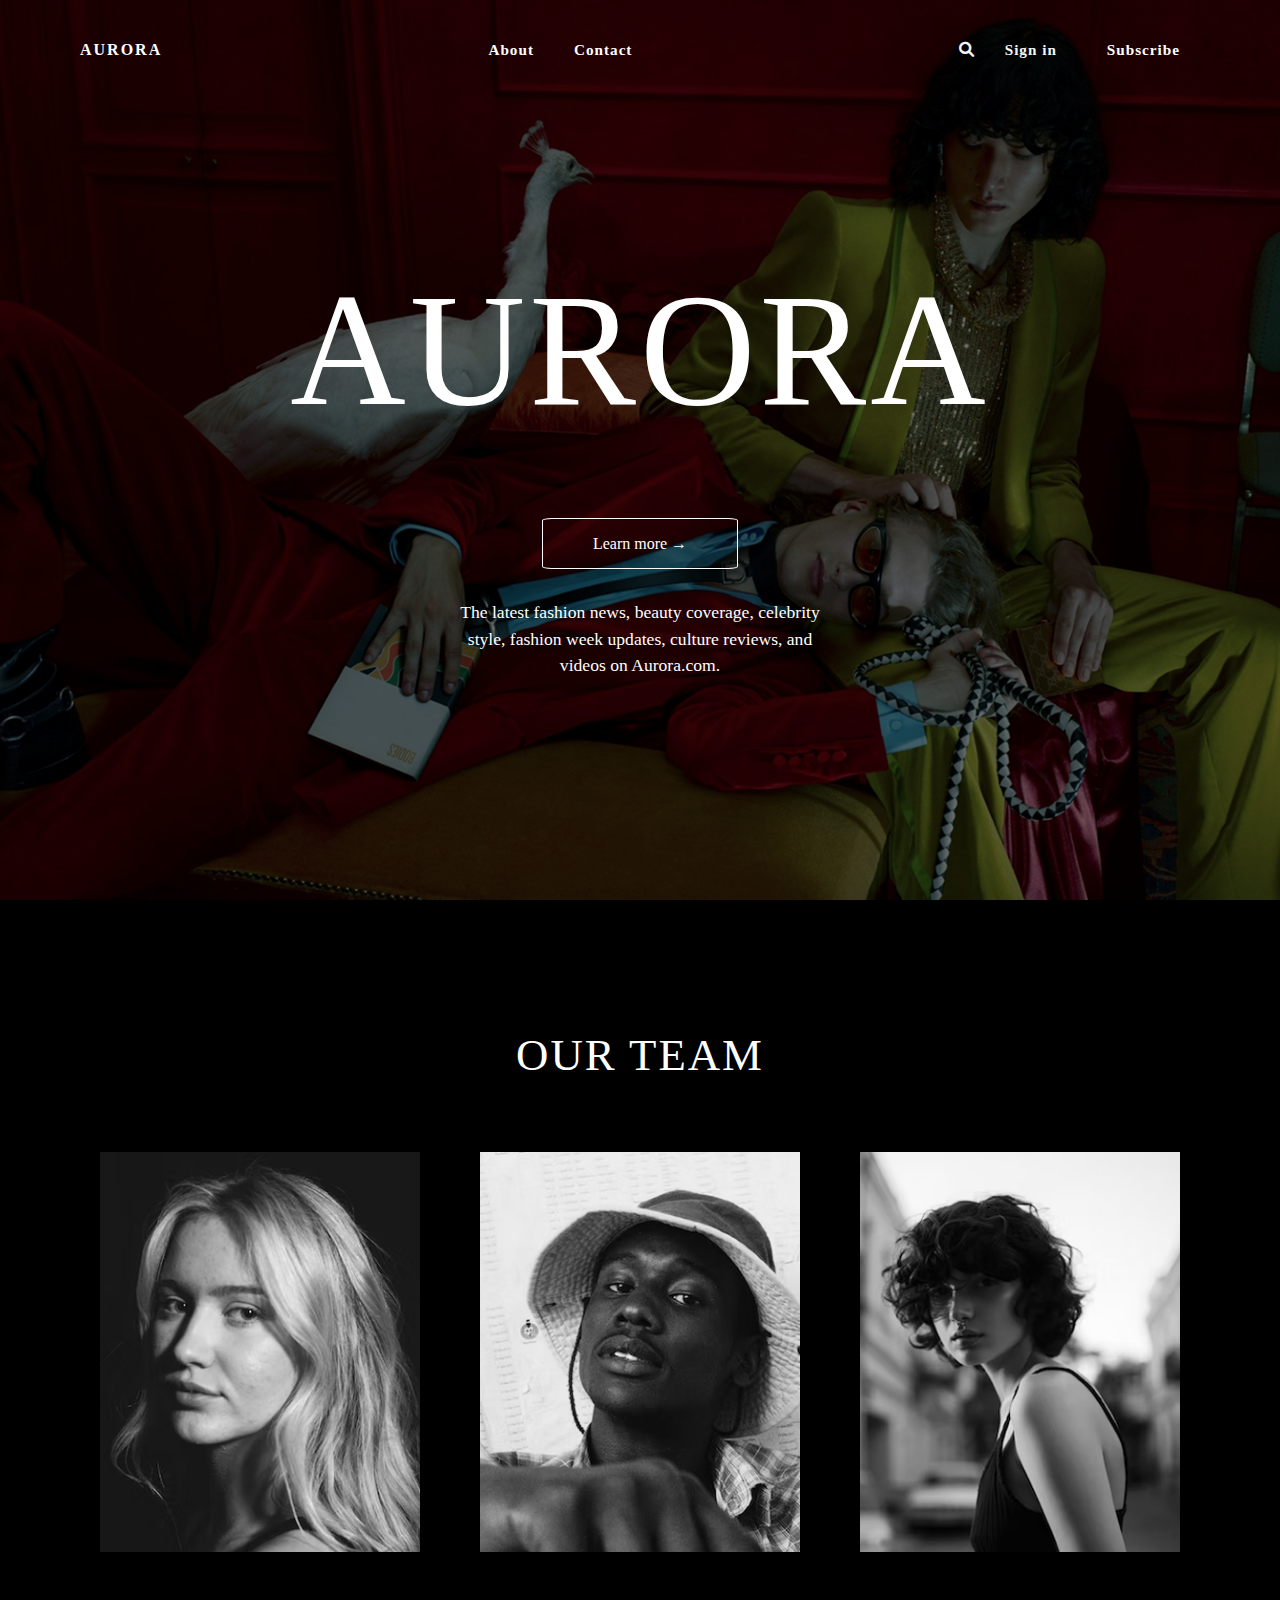
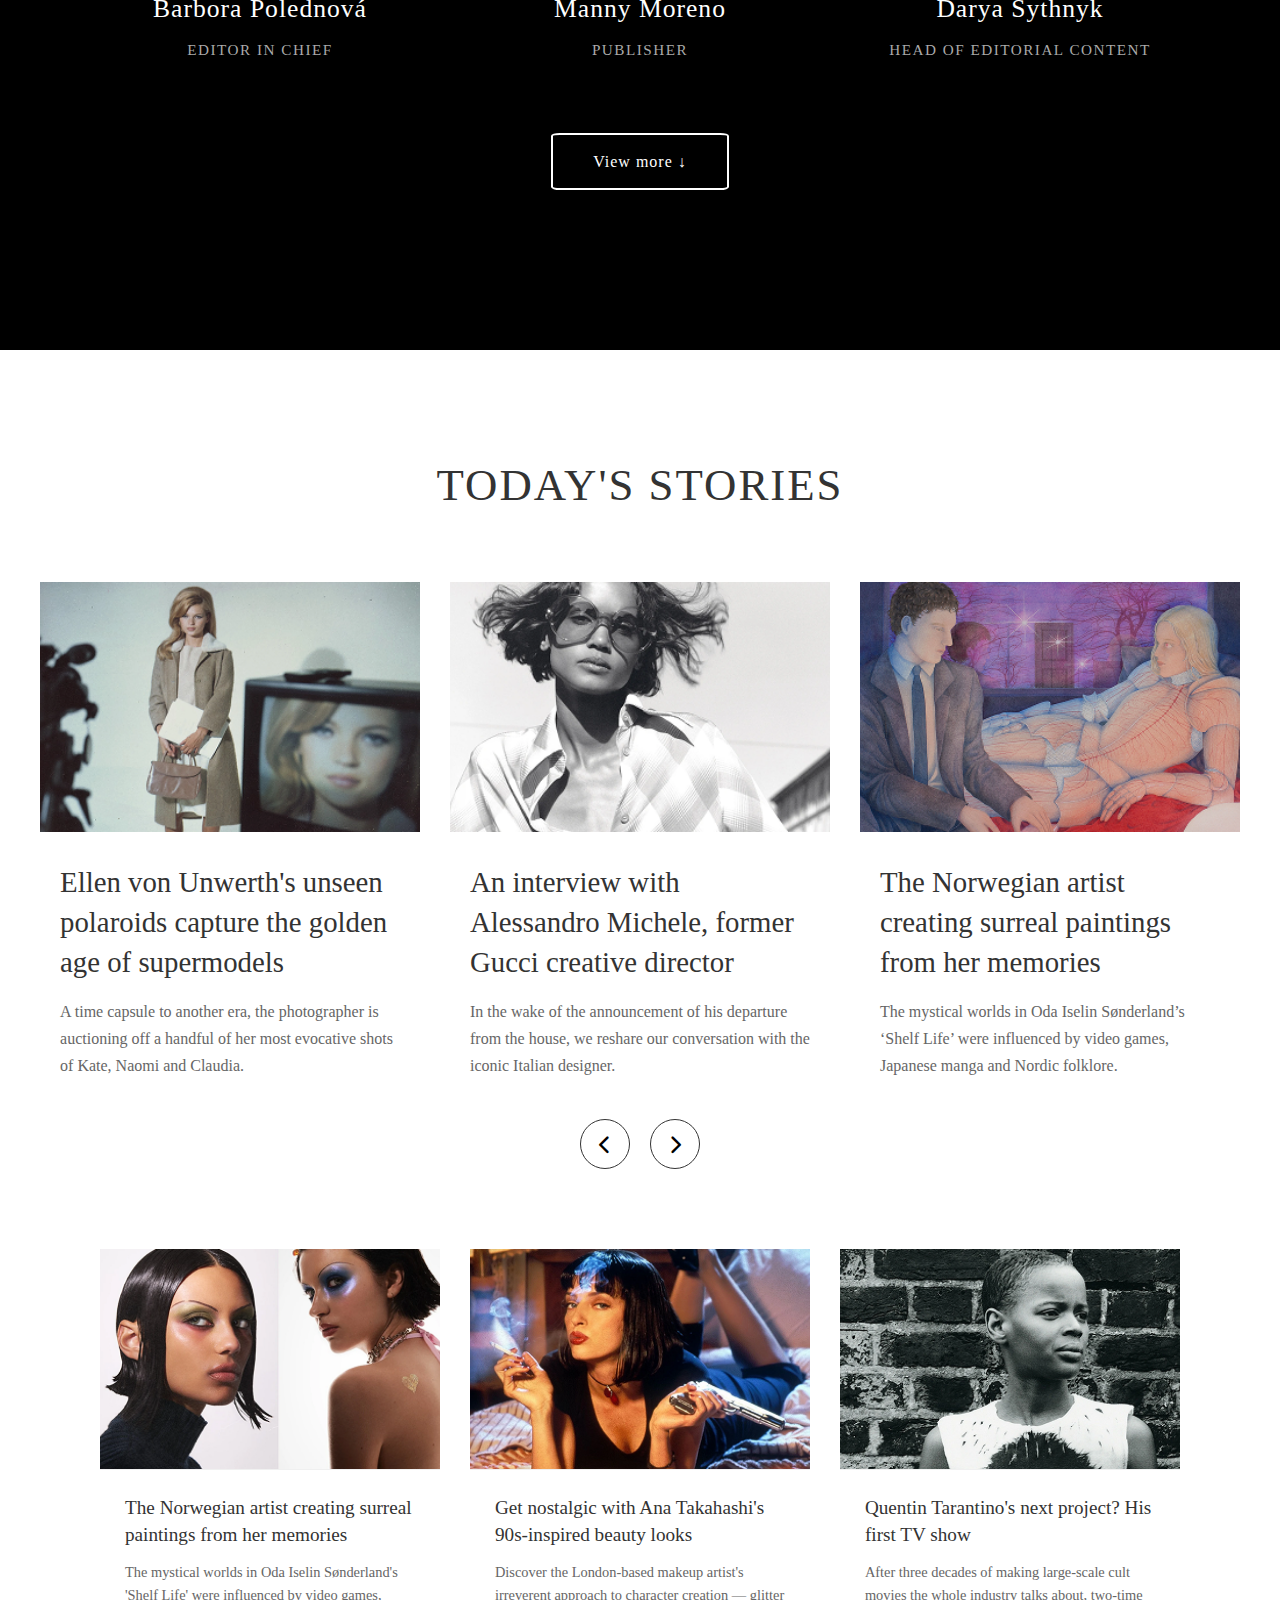
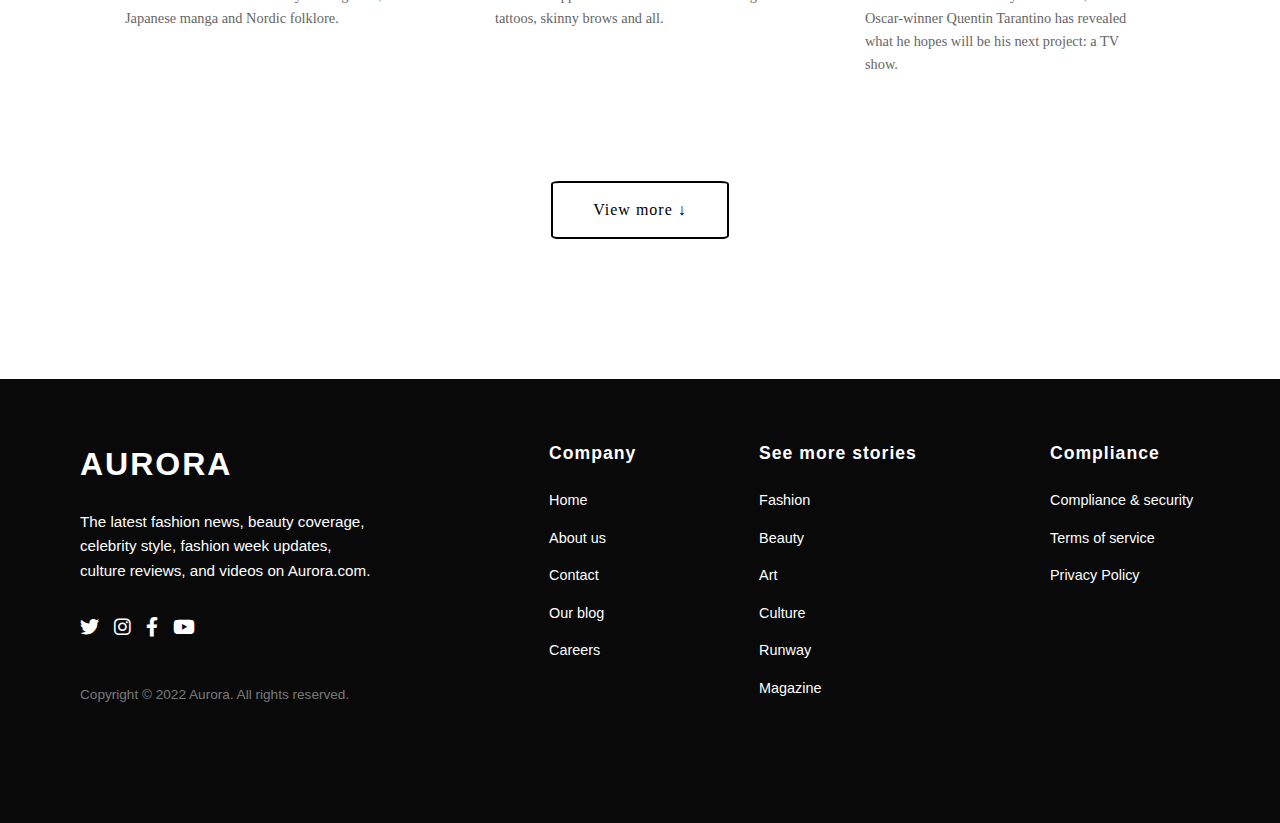
<file: index.html>
<!DOCTYPE html>
<html lang="en">
<head>
    <meta charset="UTF-8">
    <meta name="viewport" content="width=device-width, initial-scale=1.0">
    <title>Home</title>
    <link rel="stylesheet" href="STYLE.CSS">
    <link rel="stylesheet" href="https://cdnjs.cloudflare.com/ajax/libs/font-awesome/6.0.0-beta3/css/all.min.css">
    <link href="https://fonts.googleapis.com/css2?family=Playfair+Display&display=swap" rel="stylesheet">

</head>
<body>
    <header>
        <div class="header-overlay"></div>
        <nav class="navbar">
            <div class="nav-container">
                <div class="nav-left">
                    <div class="logo">AURORA</div>
                </div>
                <div class="nav-center">
                    <a href="index2.html">About</a>
                    <a href="#">Contact</a>
                </div>
                <div class="nav-right">
                    <a href="#"><i class="fas fa-search"></i></a>
                    <a href="#">Sign in</a>
                    <a href="#" class="subscribe-btn">Subscribe</a>
                </div>
            </div>
        </nav>
        <div class="header-content">
            <h1 class="header-title">AURORA</h1>
            <a href="#" class="btn btn-transparent">Learn more →</a>
            <p class="header-subtitle">The latest fashion news, beauty coverage, celebrity style, fashion week updates, culture reviews, and videos on Aurora.com.</p>
        </div>
    </header>
<section class="team-section">
    <div class="container">
        <h2 class="section-title">OUR TEAM</h2>
          <div class="team-members">
            <div class="team-member">
                <img src="Frame 1018.png" alt="Barbora Polednová">
                <div class="member-info">
                    <h3>Barbora Polednová</h3>
                    <p>EDITOR IN CHIEF</p>
                </div>
            </div>
            
            <div class="team-member">
                <img src="Frame 1019.png" alt="Manny Moreno">
                <div class="member-info">
                    <h3>Manny Moreno</h3>
                    <p>PUBLISHER</p>
                </div>
            </div>
            
            <div class="team-member">
                <img src="Frame 1020.png" alt="Darya Sythnyk">
                <div class="member-info">
                    <h3>Darya Sythnyk</h3>
                    <p>HEAD OF EDITORIAL CONTENT</p>
                </div>
            </div>
        </div>
        
        <div class="view-more">
            <a href="#" class="btn btn-outline-white">View more ↓</a>
        </div>
    </div>
</section>
<section class="stories-section">
    <div class="container">
        <h2 class="section-title">TODAY'S STORIES</h2>
        <div class="featured-stories-container">
            <div class="featured-stories">
                <div class="story-card large">
                    <img src="image 136 (1).png" alt="Ellen von Unwerth's ">
                    <div class="story-content">
                        <h3>Ellen von Unwerth's unseen polaroids capture the golden age of supermodels</h3>
                        <p>A time capsule to another era, the photographer is auctioning off a handful of her most evocative shots of Kate, Naomi and Claudia.</p>
                    </div>
                </div>
                <div class="story-card large">
                    <img src="image 136 (2).png" alt="Alessandro Michele">
                    <div class="story-content">
                        <h3>An interview with Alessandro Michele, former Gucci creative director </h3> 
                        <p>In the wake of the announcement of his departure from the house, we reshare our conversation with the iconic Italian designer.</p>
                    </div>
                </div>
                <div class="story-card large">
                    <img src="image 136 (3).png" alt="Norwegian artist">
                    <div class="story-content">
                        <h3>The Norwegian artist creating surreal paintings from her memories</h3>
                        <p>The mystical worlds in Oda Iselin Sønderland’s ‘Shelf Life’ were influenced by video games, Japanese manga and Nordic folklore.</p>
                    </div>
                </div>
            </div>
            <div class="story-nav-arrows">
                <button class="nav-arrow left"><i class="fas fa-chevron-left"></i></button>
                <button class="nav-arrow right"><i class="fas fa-chevron-right"></i></button>
            </div>
        </div>
        <div class="more-stories">
            <div class="small-story-card">
                <div class="card-shadow"></div>
                <img src="image 136 (5).png" alt="Norwegian artist">
                <div class="story-content">
                    <h3>The Norwegian artist creating surreal paintings from her memories</h3>
                    <p>The mystical worlds in Oda Iselin Sønderland's 'Shelf Life' were influenced by video games, Japanese manga and Nordic folklore.</p>
                </div>
            </div>
            
            <div class="small-story-card">
                <div class="card-shadow"></div>
                <img src="image 136 (6).png" alt="90s-inspired beauty">
                <div class="story-content">
                    <h3>Get nostalgic with Ana Takahashi's 90s-inspired beauty looks</h3>
                    <p>Discover the London-based makeup artist's irreverent approach to character creation — glitter tattoos, skinny brows and all.</p>
                </div>
            </div>
            
            <div class="small-story-card">
                <div class="card-shadow"></div>
                <img src="image 136 (7).png" alt="Quentin Tarantino">
                <div class="story-content">
                    <h3>Quentin Tarantino's next project? His first TV show</h3>
                    <p>After three decades of making large-scale cult movies the whole industry talks about, two-time Oscar-winner Quentin Tarantino has revealed what he hopes will be his next project: a TV show.</p>
                </div>
            </div>
        </div>
    
        <div class="view-more">
            <a href="#" class="btn btn-outline-black">View more ↓</a>
        </div>
    </div>

</section>
<footer class="aurora-footer">
    <div class="footer-container">
        <div class="footer-left">
            <div class="footer-logo">AURORA</div>
            <p class="footer-description">The latest fashion news, beauty coverage, celebrity style, fashion week updates, culture reviews, and videos on Aurora.com.</p>
            <div class="social-icons">
                <a href="#"><i class="fab fa-twitter"></i></a>
                <a href="#"><i class="fab fa-instagram"></i></a>
                <a href="#"><i class="fab fa-facebook-f"></i></a>
                <a href="#"><i class="fab fa-youtube"></i></a>
            </div>
            <p class="copyright">Copyright © 2022 Aurora. All rights reserved.</p>
        </div>
        
        <div class="footer-middle">
            <div class="footer-column">
                <h3>Company</h3>
                <ul>
                    <li><a href="#">Home</a></li>
                    <li><a href="#">About us</a></li>
                    <li><a href="#">Contact</a></li>
                    <li><a href="#">Our blog</a></li>
                    <li><a href="#">Careers</a></li>
                </ul>
            </div>
            
            <div class="footer-column">
                <h3>See more stories</h3>
                <ul>
                    <li><a href="#">Fashion</a></li>
                    <li><a href="#">Beauty</a></li>
                    <li><a href="#">Art</a></li>
                    <li><a href="#">Culture</a></li>
                    <li><a href="#">Runway</a></li>
                    <li><a href="#">Magazine</a></li>
                </ul>
            </div>
        </div>
        
        <div class="footer-right">
            <div class="footer-column">
                <h3>Compliance</h3>
                <ul>
                    <li><a href="#">Compliance & security</a></li>
                    <li><a href="#">Terms of service</a></li>
                    <li><a href="#">Privacy Policy</a></li>
                </ul>
            </div>
        </div>
</footer>


</body>
</html>
</file>
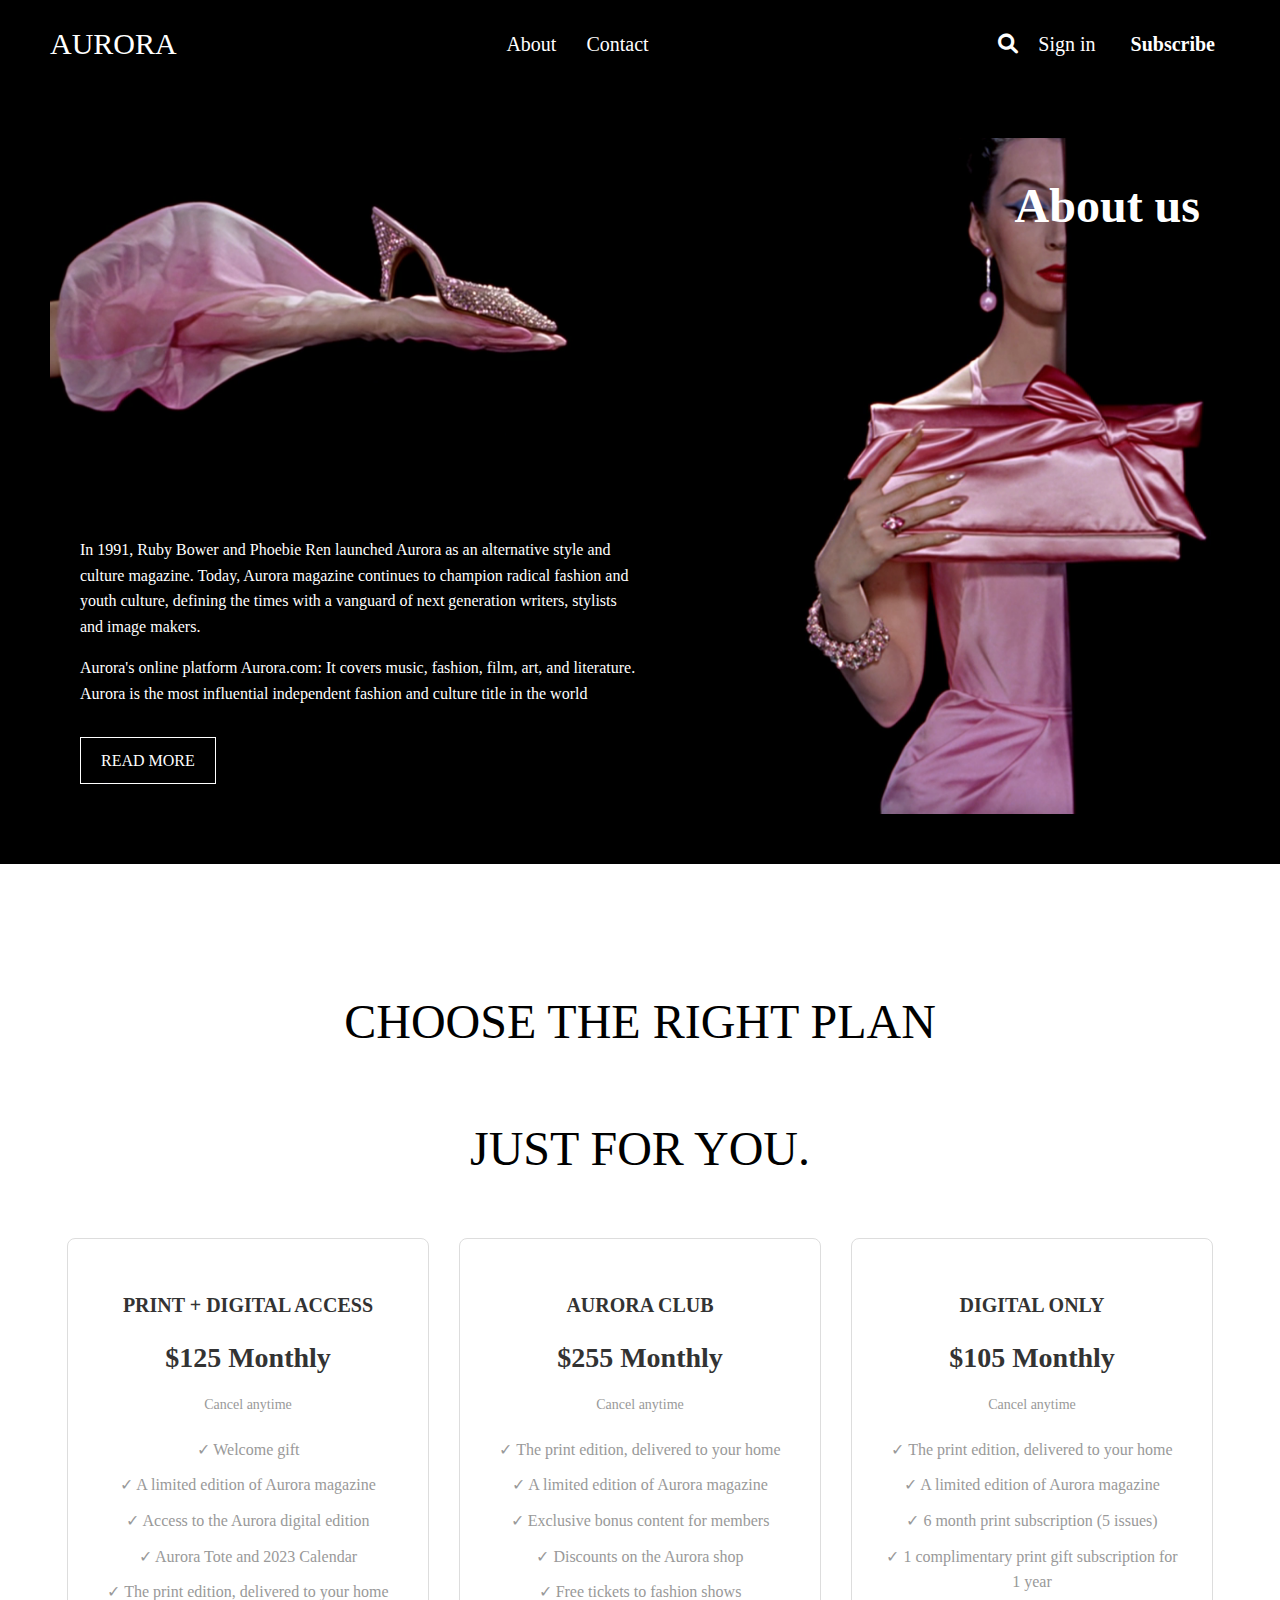
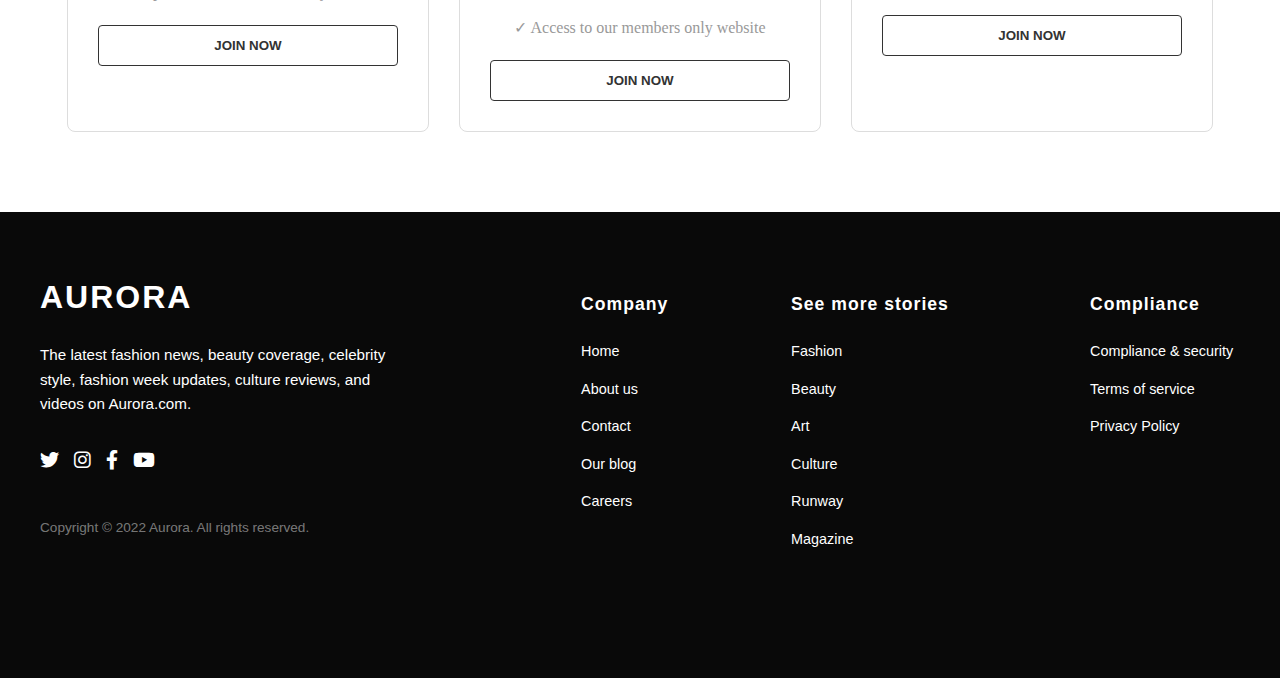
<file: index2.html>
<!DOCTYPE html>
<html lang="en">
<head>
    <meta charset="UTF-8">
    <meta name="viewport" content="width=device-width, initial-scale=1.0">
    <title>Aurora - About Us</title>
    <link rel="stylesheet" href="style2.css">
    <link rel="stylesheet" href="https://cdnjs.cloudflare.com/ajax/libs/font-awesome/6.0.0-beta3/css/all.min.css">
    <link href="https://fonts.googleapis.com/css2?family=Playfair+Display&display=swap" rel="stylesheet">
</head>
<body>
    <header>
        <div class="header-overlay"></div>
        <nav class="navbar">
            <div class="nav-container">
                <div class="nav-left">
                    <a href="INDEX.HTML">AURORA</a>
                </div>
                <div class="nav-center">
                    <a href="index2.html">About</a>
                    <a href="index3.html">Contact</a>
                </div>
                <div class="nav-right">
                    <a href="#"><i class="fas fa-search"></i></a>
                    <a href="#">Sign in</a>
                    <a href="#" class="subscribe-btn">Subscribe</a>
                </div>
            </div>
        </nav>
    </header>
    <main>
        <section class="hero-section">
            <div class="hero-image-container">
                <img src="41cdcbd8d1f50b0de7b8aa07d132c58d689b1094 (1).png" alt="Aurora Magazine" class="hero-image">
                <div class="hero-content">
                    <div class="logo-on-image">About us </div>
                    <div class="text-content">
                        <p>In 1991, Ruby Bower and Phoebie Ren launched Aurora as an alternative style and culture magazine. Today, Aurora magazine continues to champion radical fashion and youth culture, defining the times with a vanguard of next generation writers, stylists and image makers.</p>
                        <p>Aurora's online platform Aurora.com: It covers music, fashion, film, art, and literature. Aurora is the most influential independent fashion and culture title in the world</p>
                        <a href="#" class="read-more-btn">READ MORE</a>
                    </div>
                </div>
            </div>
        </section>
        <section class="plans-section">
            <h2>CHOOSE THE RIGHT PLAN </h2>
            <h2>JUST FOR YOU.</h2>
            <div class="plans-container">
                <div class="plan-card">
                    <h3>PRINT + DIGITAL ACCESS</h3>
                    <p class="price">$125  Monthly</p>
                    <p class="cancel">Cancel anytime</p>
                    <ul>
                        <li>✓ Welcome gift</li>
                        <li>✓ A limited edition of Aurora magazine</li>
                        <li>✓ Access to the Aurora digital edition</li>
                        <li>✓ Aurora Tote and 2023 Calendar</li>
                        <li>✓ The print edition, delivered to your home</li>
                    </ul>
                    <button class="join-btn">JOIN NOW</button>
                </div>
                <div class="plan-card">
                    <h3>AURORA CLUB</h3>
                    <p class="price">$255 Monthly</p>
                    <p class="cancel">Cancel anytime</p>
                    <ul>
                        <li>✓ The print edition, delivered to your home</li>
                        <li>✓ A limited edition of Aurora magazine</li>
                        <li>✓ Exclusive bonus content for members</li>
                        <li>✓ Discounts on the Aurora shop</li>
                        <li>✓ Free tickets to fashion shows</li>
                        <li>✓ Access to our members only website</li>
                    </ul>
                    <button class="join-btn">JOIN NOW</button>
                </div>
                <div class="plan-card">
                    <h3>DIGITAL ONLY</h3>
                    <p class="price">$105 Monthly</p>
                    <p class="cancel">Cancel anytime</p>
                    <ul>
                        <li>✓ The print edition, delivered to your home</li>
                        <li>✓ A limited edition of Aurora magazine</li>
                        <li>✓ 6 month print subscription (5 issues)</li>
                        <li>✓ 1 complimentary print gift subscription for 1 year</li>
                    </ul>
                    <button class="join-btn">JOIN NOW</button>
                </div>
            </div>
        </section>
    </main>
    <footer class="aurora-footer">
        <div class="footer-container">
            <div class="footer-left">
                <div class="footer-logo">AURORA</div>
                <p class="footer-description">The latest fashion news, beauty coverage, celebrity style, fashion week updates, culture reviews, and videos on Aurora.com.</p>
                <div class="social-icons">
                    <a href="#"><i class="fab fa-twitter"></i></a>
                    <a href="#"><i class="fab fa-instagram"></i></a>
                    <a href="#"><i class="fab fa-facebook-f"></i></a>
                    <a href="#"><i class="fab fa-youtube"></i></a>
                </div>
                <p class="copyright">Copyright © 2022 Aurora. All rights reserved.</p>
            </div>
            
            <div class="footer-middle">
                <div class="footer-column">
                    <h3>Company</h3>
                    <ul>
                        <li><a href="#">Home</a></li>
                        <li><a href="#">About us</a></li>
                        <li><a href="#">Contact</a></li>
                        <li><a href="#">Our blog</a></li>
                        <li><a href="#">Careers</a></li>
                    </ul>
                </div>
                
                <div class="footer-column">
                    <h3>See more stories</h3>
                    <ul>
                        <li><a href="#">Fashion</a></li>
                        <li><a href="#">Beauty</a></li>
                        <li><a href="#">Art</a></li>
                        <li><a href="#">Culture</a></li>
                        <li><a href="#">Runway</a></li>
                        <li><a href="#">Magazine</a></li>
                    </ul>
                </div>
            </div>
            
            <div class="footer-right">
                <div class="footer-column">
                    <h3>Compliance</h3>
                    <ul>
                        <li><a href="#">Compliance & security</a></li>
                        <li><a href="#">Terms of service</a></li>
                        <li><a href="#">Privacy Policy</a></li>
                    </ul>
                </div>
            </div>
    </footer>
    

    
</body>
</html>
</file>
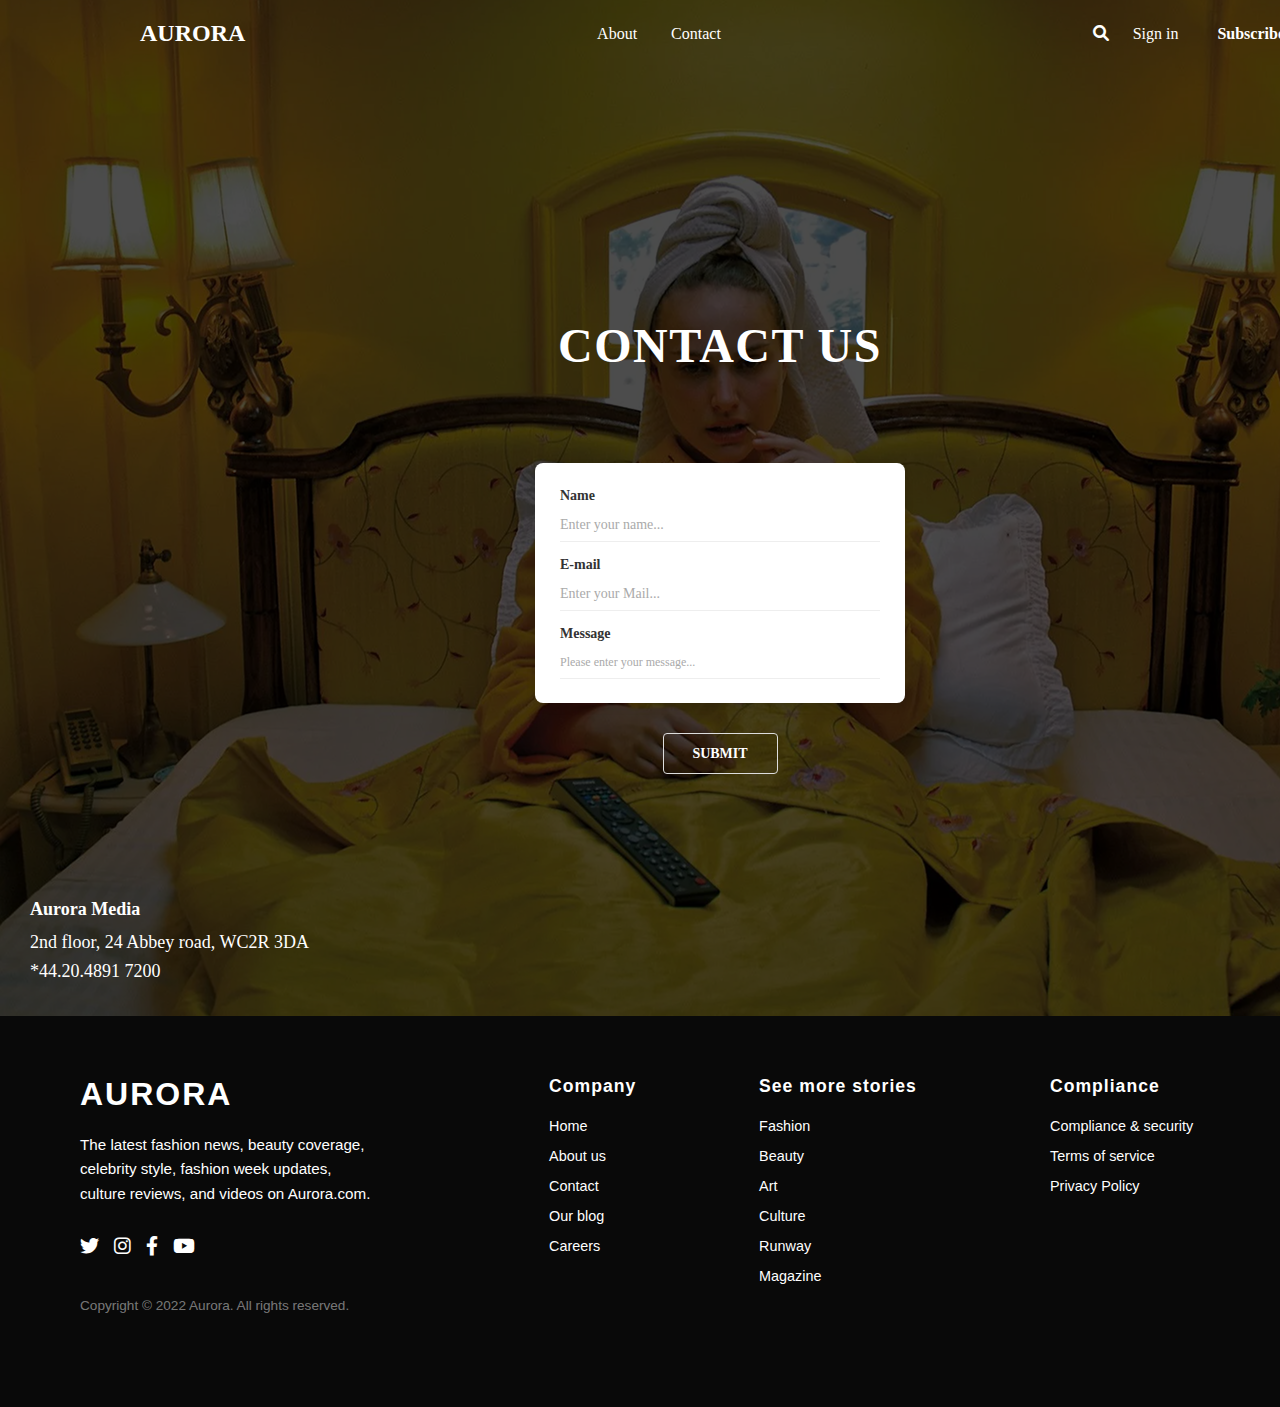
<file: index3.html>
<!DOCTYPE html>
<html lang="en">
<head>
    <meta charset="UTF-8">
    <meta name="viewport" content="width=device-width, initial-scale=1.0">
    <title>Aurora - Contact</title>
    <link rel="stylesheet" href="https://cdnjs.cloudflare.com/ajax/libs/font-awesome/6.0.0-beta3/css/all.min.css">
    <link rel="stylesheet" href="style3.css">
    <link href="https://fonts.googleapis.com/css2?family=Playfair+Display&display=swap" rel="stylesheet">
</head>
<body>
    <header>
        <div class="header-overlay"></div>
        
        <nav class="navbar">
            <div class="nav-container">
                <div class="nav-left">
                    <a href="INDEX.HTML">AURORA</a>
                </div>
                <div class="nav-center">
                    <a href="index2.html">About</a>
                    <a href="FINALURI/index3.html">Contact</a>
                </div>
                <div class="nav-right">
                    <a href="#"><i class="fas fa-search"></i></a>
                    <a href="#">Sign in</a>
                    <a href="#" class="subscribe-btn">Subscribe</a>
                </div>
            </div>
        </nav>
        
        <div class="content-wrapper">
            <h1 class="contact-title">CONTACT US</h1>
            
            <div class="spacer"></div> 
            
           
            <div class="contact-info-box">
                <div class="form-group">
                    <label>Name</label>
                    <div class="info-text">Enter your name...</div>
                </div>
                
                <div class="form-group">
                    <label>E-mail</label>
                    <div class="info-text">Enter your Mail...</div>
                </div>
                
                <div class="form-group">
                    <label>Message</label>
                    <div class="info-text small">Please enter your message...</div>
                </div>
            </div>
            
            <div class="button-spacer"></div> 
            
            <div class="transparent-btn">SUBMIT</div>
        </div>
        
        <div class="address-box">
            <p>Aurora Media</p>
            <p>2nd floor, 24 Abbey road, WC2R 3DA</p>
            <p>*44.20.4891 7200</p>
        </div>
    </header>
    <footer class="aurora-footer">
        <div class="footer-container">
            <div class="footer-left">
                <div class="footer-logo">AURORA</div>
                <p class="footer-description">The latest fashion news, beauty coverage, celebrity style, fashion week updates, culture reviews, and videos on Aurora.com.</p>
                <div class="social-icons">
                    <a href="#"><i class="fab fa-twitter"></i></a>
                    <a href="#"><i class="fab fa-instagram"></i></a>
                    <a href="#"><i class="fab fa-facebook-f"></i></a>
                    <a href="#"><i class="fab fa-youtube"></i></a>
                </div>
                <p class="copyright">Copyright © 2022 Aurora. All rights reserved.</p>
            </div>
            
            <div class="footer-middle">
                <div class="footer-column">
                    <h3>Company</h3>
                    <ul>
                        <li><a href="#">Home</a></li>
                        <li><a href="#">About us</a></li>
                        <li><a href="#">Contact</a></li>
                        <li><a href="#">Our blog</a></li>
                        <li><a href="#">Careers</a></li>
                    </ul>
                </div>
                
                <div class="footer-column">
                    <h3>See more stories</h3>
                    <ul>
                        <li><a href="#">Fashion</a></li>
                        <li><a href="#">Beauty</a></li>
                        <li><a href="#">Art</a></li>
                        <li><a href="#">Culture</a></li>
                        <li><a href="#">Runway</a></li>
                        <li><a href="#">Magazine</a></li>
                    </ul>
                </div>
            </div>
            
            <div class="footer-right">
                <div class="footer-column">
                    <h3>Compliance</h3>
                    <ul>
                        <li><a href="#">Compliance & security</a></li>
                        <li><a href="#">Terms of service</a></li>
                        <li><a href="#">Privacy Policy</a></li>
                    </ul>
                </div>
            </div>

    </footer>
</body>
</html>
</file>
<file: STYLE.CSS>
*{
    margin: 0;
    padding: 0;
    box-sizing: border-box;
    font-family: 'Playfair Display', serif 'Helvetica Neue' ;
}


body {
    color: #333;
    line-height: 1.6;
}

a {
    text-decoration: none;
    color: inherit;
}

.container {
    max-width: 1200px;
    margin: 0 auto;
    padding: 0 20px;
}

.btn {
    display: inline-block;
    padding: 12px 50px;
    border-radius: 5%;
    font-weight: 500;
    transition: all 0.3s ease;
    cursor: pointer;
}

.btn-transparent {
    background-color: transparent;
    border: 1px solid white;
    color: white;
    margin-bottom: 30px;
}

.btn-transparent:hover {
    background-color: rgba(255, 255, 255, 0.1);
}

header {
    position: relative;
    height: 100vh;
    background-image: url('Screen Shot 2022-12-02 at 2.45 1.png');
    background-size: cover;
    background-position: center;
    color: white;
    display: flex;
    flex-direction: column;
    justify-content: center;
    align-items: center;
    text-align: center;
}

.header-overlay {
    position: absolute;
    top: 0;
    left: 0;
    width: 100%;
    height: 100%;
    background-color: rgba(0, 0, 0, 0.3);
}

.navbar {
    position: absolute;
    top: 0;
    left: 0;
    width: 100%;
    padding: 30px 0;
    z-index: 10;
}

.nav-container {
    max-width: 1200px;
    margin: 0 auto;
    padding: 0 40px;
    display: flex;
    justify-content: space-between;
    align-items: center;
}

.nav-left,
.nav-center,
.nav-right {
    display: flex;
    align-items: center;
}

.nav-center {
    flex: 1;
    justify-content: center;
    gap: 40px;
}

.nav-right {
    gap: 30px;
    color: #f5f5f5;
}

.logo {
    font-size: 1rem;
    font-weight: 700;
    letter-spacing: 2px;
}

.navbar a {
    font-weight: 800;
    letter-spacing: 1px;
    font-size: 0.95rem;
    transition: opacity 0.3s ease;
}

.navbar a:hover {
    opacity: 0.8;
}

.subscribe-btn {
    padding: 8px 20px;
    border-radius:px;
    background-color: rgba(255, 255, 255, 0);
    color: white;
    font-weight: 600;
}

.header-content {
    position: relative;
    z-index: 5;
    max-width: 800px;
    padding: 0 20px;
}

.header-title {
    font-size: 10rem;
    font-weight: 300;
    letter-spacing:4px;
    margin-bottom: 40px;
}

.header-subtitle {
    font-size: 1.1rem;
    line-height: 1.5;
    max-width: 360px;
    margin: 0 auto;
}
.team-section {
    background-color: black;
    color: white;
    padding: 120px 0;
}

.section-title {
    font-size: 2.8rem;
    font-weight: 300;
    margin-bottom: 20px;
    text-align: center;
    letter-spacing: 2px;
}

.section-subtitle {
    font-size: 1.1rem;
    text-align: center;
    max-width: 600px;
    margin: 0 auto 60px;
    color: #ccc;
    line-height: 1.7;
}

.team-members {
    display: flex;
    justify-content: center;
    gap: 60px;
    flex-wrap: wrap;
    margin-bottom: 70px;
}

.team-member {
    width: 320px;
    text-align: center;
}

.team-member img {
    width: 100%;
    height: 400px;
    object-fit: cover;
    margin-bottom: 30px;
    transition: transform 0.3s ease;
}

.team-member:hover img {
    transform: scale(1.02);
}

.member-info {
    padding: 0 20px;
}

.team-member h3 {
    font-size: 1.6rem;
    margin-bottom: 8px;
    font-weight: 400;
    letter-spacing: 1px;
}

.team-member p {
    color: #aaa;
    font-size: 0.95rem;
    letter-spacing: 1.5px;
}

.btn-outline-white {
    background-color: transparent;
    border: 2px solid white;
    color: white;
    padding: 14px 40px;
    font-size: 1rem;
    letter-spacing: 1px;
    transition: all 0.3s ease;
}

.btn-outline-white:hover {
    background-color: rgba(255, 255, 255, 0.142);
    transform: translateY(-2px);
}

.view-more {
    text-align: center;
    margin-top: 30px;
}

.stories-section {
    padding: 100px 0;
    background-color: white;
}

.section-title {
    font-size: 2.8rem;
    font-weight: 300;
    text-align: center;
    margin-bottom: 60px;
    letter-spacing: 2px;
}

.featured-stories-container {
    position: relative;
    margin-bottom: 80px;
    width: 100vw;
    left: 50%;
    transform: translateX(-50%);
    padding: 0 40px;
    box-sizing: border-box;
}

.featured-stories {
    display: flex;
    gap: 30px;
    overflow: visible;
    margin-bottom: 40px;
    width: 100%;
    justify-content: center;
}

.story-card.large {
    width: calc(33.33% - 20px);
    min-width: 0;
    position: relative;
}

.story-card.large img {
    width: 100%;
    height: 250px;
    object-fit: cover;
    margin-bottom: 30px;
    display: block;
}

.story-content {
    padding: 0 20px;
}

.story-card.large h3 {
    font-size: 1.8rem;
    margin-bottom: 15px;
    font-weight: 400;
    line-height: 1.4;
}

.story-card.large p {
    color: #666;
    font-size: 1rem;
    line-height: 1.7;
}

.story-nav-arrows {
    display: flex;
    justify-content: center;
    gap: 20px;
    margin-top: 40px;
   
}

.nav-arrow {
    width: 50px;
    height: 50px;
    border-radius: 50%;
    background-color: white;
    border: none;
    color: black;
    font-size: 1.2rem;
    cursor: pointer;
    transition: all 0.3s ease;
    display: flex;
    align-items: center;
    justify-content: center;
    border: 1px solid #333;
}

.nav-arrow:hover {
    background-color: #e0e0e0;
    transform: scale(1.05);
}

.more-stories {
    display: flex;
    gap: 30px;
    margin: 80px auto;
    max-width: 1200px;
    padding: 0 40px;
}

.small-story-card {
    flex: 1;
    position: relative;
    transition: transform 0.3s ease;
    max-width: calc(33.33% - 20px);
}
.small-story-card .card-shadow {
    position: absolute;
    top: 10px;
    left: 10px;
    right: 10px;
    bottom: 10px;
    background-color: #f5f5f5;
    z-index: -1;
    opacity: 0;
    transition: all 0.3s ease;
    border-radius: 4px;
}

.small-story-card:hover {
    transform: translateY(-8px);
    box-shadow: 0 8px 30px rgba(0,0,0,0.12);
}

.small-story-card img {
    width: 100%;
    height: 220px;
    object-fit: cover;
    display: block;
    transition: transform 0.3s ease;
}

.small-story-card .story-content {
    padding: 25px;
    border-top: 1px solid #f0f0f0;
}

.small-story-card h3 {
    font-size: 1.2rem;
    margin-bottom: 12px;
    font-weight: 500;
    line-height: 1.4;
    color: #333;
}

.small-story-card p {
    color: #666;
    font-size: 0.9rem;
    line-height: 1.6;
    margin-bottom: 0;
}
.btn-outline-black {
    background-color: transparent;
    border: 2px solid black;
    color: black;
    padding: 14px 40px;
    font-size: 1rem;
    letter-spacing: 1px;
    transition: all 0.3s ease;
    display: inline-block;
}

.btn-outline-black:hover {
    background-color: rgba(0, 0, 0, 0.05);
    transform: translateY(-2px);
}

.view-more {
    text-align: center;
    margin-top: 40px;
    padding-bottom: 40px;
}
.aurora-footer {
    background-color: rgba(0, 0, 0, 0.963);
    padding: 60px 0 30px;
    font-family: 'Helvetica Neue', Arial, sans-serif;
    color: white;
}

.footer-container {
    max-width: 1200px;
    margin: 0 auto;
    padding: 0 40px;
    display: flex;
    justify-content: space-between;
}

.footer-left {
    width: 30%;
    padding-right: 40px;
}

.footer-logo {
    font-size: 2rem;
    font-weight: 700;
    letter-spacing: 2px;
    margin-bottom: 20px;
}

.footer-description {
    font-size: 0.95rem;
    line-height: 1.6;
    margin-bottom: 30px;
    color: white;
}

.social-icons {
    display: flex;
    gap: 15px;
    margin-bottom: 40px;
}

.social-icons a {
    color: white;
    font-size: 1.2rem;
    transition: color 0.3s ease;
}

.social-icons a:hover {
    color: white;
}

.copyright {
    font-size: 0.85rem;
    color: rgba(255, 255, 255, 0.461);
}
.footer-middle {
    width: auto; 
    display: flex;
    gap: 60px; 
}

.footer-right {
    width: auto;
    padding-left: 0; 
}

.footer-column {
    margin-bottom: 30px;
    min-width: 150px; 
}

.footer-column h3 {
    font-size: 1.1rem;
    font-weight: 600;
    margin-bottom: 20px;
    letter-spacing: 1px;
}

.footer-column ul {
    list-style: none;
    padding-left: 0;
}

.footer-column li {
    margin-bottom: 12px;
}

.footer-column a {
    color: white;
    font-size: 0.9rem;
    transition: color 0.3s ease;
    text-decoration: none;
}

.footer-column a:hover {
    color:white;
}
.aurora-footer {
    position: relative;
    padding-bottom: 80px;
}
@media (max-width: 1024px) {
    .header-title {
      font-size: 6rem;
      letter-spacing: 2px;
    }
  
    .nav-center {
      gap: 20px;
    }
  
    .team-members {
      gap: 30px;
    }
  
    .team-member {
      width: 280px;
    }
  
    .team-member img {
      height: 350px;
    }
  
    .featured-stories {
      flex-wrap: wrap;
    }
  
    .story-card.large {
      width: calc(50% - 15px);
      margin-bottom: 40px;
    }
  
    .more-stories {
      flex-wrap: wrap;
    }
  
    .small-story-card {
      max-width: calc(50% - 15px);
      margin-bottom: 40px;
    }
  }
  @media (max-width: 767px) {
    .container {
      padding: 0 15px;
    }
  
    .navbar {
      padding: 20px 0;
    }
  
    .nav-container {
      flex-direction: column;
      padding: 0 20px;
    }
  
    .nav-center {
      margin: 15px 0;
      gap: 15px;
      flex-wrap: wrap;
    }
  
    .header-title {
      font-size: 3.5rem;
      margin-bottom: 20px;
    }
  
    .header-subtitle {
      font-size: 1rem;
    }
  
    .section-title {
      font-size: 2rem;
    }
  
    .team-section {
      padding: 60px 0;
    }
  
    .team-member {
      width: 100%;
      max-width: 350px;
    }
  
    .team-member img {
      height: 300px;
    }
  
    .story-card.large {
      width: 100%;
    }
  
    .story-card.large img {
      height: 200px;
    }
  
    .story-card.large h3 {
      font-size: 1.5rem;
    }
  
    .more-stories {
      flex-direction: column;
      margin: 40px auto;
    }
  
    .small-story-card {
      max-width: 100%;
      margin-bottom: 30px;
    }
  
    .btn {
      padding: 10px 30px;
    }
        
        .footer-container {
            flex-direction: column;
        }
        
        .footer-middle,
        .footer-right {
            width: 100%;
        }
        
        .footer-middle {
            margin: 30px 0;
            gap: 30px;
            flex-wrap: wrap;
        }
  }
</file>
<file: style2.css>
body {
    font-family: 'Playfair Display', serif 'Helvetica Neue';
    margin: 0;
    padding: 0;
    line-height: 1.6;
} 
header {
    position: relative;
    background-color: black;
    padding: 0;

}

.header-overlay {
    position: absolute;
    top: 0;
    left: 0;
    width: 100%;
    height: 100%;
    background-color: rgba(0, 0, 0, 0.3);
    z-index: 1;
}

.navbar {
    position: relative;
    z-index: 2;
    padding: 20px 50px;
    background-color: transparent;
}

.nav-container {
    display: flex;
    justify-content: space-between;
    align-items: center;
    max-width: 1200px;
    margin: 0 auto;
    
}

.nav-left,
.nav-center,
.nav-right {
    display: flex;
    align-items: center;
}
.nav-left a {
    color: white;
    text-decoration: none;
    font-weight: 400;
    size: 36px;
    line-height: 100%;
    letter-spacing: 0;
    font-size: 30px;
    
}

.nav-center a {
    color: white;
    text-decoration: none;
    margin: 0 15px;
    font-weight: 500;
    font-size: 20px;
}

.nav-right a {
    color: white;
    text-decoration: none;
    margin-left: 20px;
}

.nav-right a:not(.subscribe-btn) {
    font-weight: 500;
    font-size: 20px;
}

.subscribe-btn {
    background-color: rgba(255, 255, 255, 0);
    color:white;
    padding: 8px 15px;
    border-radius: 4px;
    font-weight: bold;
    font-size: 20px;
}

.fa-search {
    font-size: 20px;
}
.hero-section {
    padding: 50px;
    display: flex;
    justify-content: center;
    background-color:black;
}

.hero-image-container {
    position: relative;
    max-width: 1223px; 
}

.hero-image {
    width: 100%;
    display: block;
    border-radius: 8px;
}

.hero-content {
    position: absolute;
    top: 0;
    left: 0;
    right: 0;
    bottom: 0;
    padding: 30px;
    display: flex;
    flex-direction: column;
    justify-content: space-between;
}

.logo-on-image {
    align-self: flex-end;
    font-size: 48px;
    font-weight: bold;
    color: #fff;
}

.text-content {
    max-width: 50%;
    color: #fff;
}

.text-content p {
    margin-bottom: 10px;
}

.read-more-btn {
    display: inline-block;
    padding: 10px 20px;
    background-color: transparent;
    color: #fff;
    border: 1px solid #fff;
    text-decoration: none;
    margin-top: 20px;

}
.plans-section {
    padding: 80px 50px;
    background-color: #fff;
    text-align: center;
}
.plans-section h2 {
text-align: center;
margin-bottom: 50px;
font-size: 48px;
font-weight: normal;
}

.plans-container {
display: flex;
justify-content: center;
gap: 30px;
flex-wrap: wrap;
}

.plan-card {
background-color: #fff;
border: 1px solid #ddd;
border-radius: 8px;
padding: 30px;
width: 300px;
transition: all 0.3s ease;
cursor: pointer;
}

.plan-card h3 {
font-size: 20px;
margin-bottom: 15px;
color: #333;
}

.plan-card .price {
font-size: 28px;
font-weight: bold;
margin: 15px 0 5px;
color: #333;
}

.plan-card .price span {
font-size: 16px;
font-weight: normal;
color: #999;
}

.plan-card .cancel {
color: #999;
margin-bottom: 20px;
font-size: 14px;
}

.plan-card ul {
list-style: none;
padding: 0;
margin: 20px 0;
}

.plan-card li {
margin-bottom: 10px;
color: #999;
font-weight: 300;
}

.join-btn {
width: 100%;
padding: 12px;
background-color: transparent;
color: #333;
border: 1px solid #333;
border-radius: 4px;
font-weight: bold;
cursor: pointer;
transition: all 0.3s;
}
.plan-card:hover {
background-color: black;
transform: translateY(-5px);
box-shadow: 0 10px 20px rgba(0,0,0,0.2);
}

.plan-card:hover h3,
.plan-card:hover .price,
.plan-card:hover .cancel,
.plan-card:hover li {
color: #fff;
}

.plan-card:hover .join-btn {
background-color:#33333300 ;
color:white;
border-color: #fff;
}
.aurora-footer {
    background-color: rgba(0, 0, 0, 0.963);
    padding: 60px 0 30px;
    font-family: 'Helvetica Neue', Arial, sans-serif;
    color: white;
}

.footer-container {
    max-width: 1200px;
    margin: 0 auto;
    padding: 0 40px;
    display: flex;
    justify-content: space-between;
}

.footer-left {
    width: 30%;
    padding-right: 40px;
}

.footer-logo {
    font-size: 2rem;
    font-weight: 700;
    letter-spacing: 2px;
    margin-bottom: 20px;
}

.footer-description {
    font-size: 0.95rem;
    line-height: 1.6;
    margin-bottom: 30px;
    color: white;
}

.social-icons {
    display: flex;
    gap: 15px;
    margin-bottom: 40px;
}

.social-icons a {
    color: white;
    font-size: 1.2rem;
    transition: color 0.3s ease;
}

.social-icons a:hover {
    color: white;
}

.copyright {
    font-size: 0.85rem;
    color: rgba(255, 255, 255, 0.461);
}
.footer-middle {
    width: auto; 
    display: flex;
    gap: 60px; 
}

.footer-right {
    width: auto;
    padding-left: 0; 
}

.footer-column {
    margin-bottom: 30px;
    min-width: 150px; 
}

.footer-column h3 {
    font-size: 1.1rem;
    font-weight: 600;
    margin-bottom: 20px;
    letter-spacing: 1px;
}

.footer-column ul {
    list-style: none;
    padding-left: 0;
}

.footer-column li {
    margin-bottom: 12px;
}

.footer-column a {
    color: white;
    font-size: 0.9rem;
    transition: color 0.3s ease;
    text-decoration: none;
}

.footer-column a:hover {
    color:white;
}
.aurora-footer {
    position: relative;
    padding-bottom: 80px;
    @media (max-width: 1024px) {
        .navbar {
            padding: 20px 30px;
        }
        
        .nav-center a {
            margin: 0 10px;
            font-size: 18px;
        }
        
        .nav-right a:not(.subscribe-btn) {
            font-size: 18px;
        }
        
        .subscribe-btn {
            font-size: 18px;
            padding: 6px 12px;
        }
        
        .hero-section {
            padding: 30px;
        }
        
        .text-content {
            max-width: 60%;
        }
        
        .plans-section {
            padding: 60px 30px;
        }
        
        .footer-container {
            flex-wrap: wrap;
        }
        
        .footer-left {
            width: 100%;
            padding-right: 0;
            margin-bottom: 40px;
        }
        
        .footer-middle,
        .footer-right {
            width: 50%;
        }
    }
    @media (max-width: 767px) {
        .navbar {
            padding: 15px 20px;
            flex-direction: column;
        }
        
        .nav-container {
            flex-direction: column;
            align-items: flex-start;
        }
        
        .nav-center {
            margin: 15px 0;
            flex-wrap: wrap;
            justify-content: flex-start;
        }
        
        .nav-center a {
            margin: 0 10px 10px 0;
            font-size: 16px;
        }
        
        .nav-right {
            margin-top: 15px;
        }
        
        .nav-left a {
            font-size: 24px;
        }
        
        .hero-section {
            padding: 20px;
        }
        
        .hero-content {
            padding: 20px;
        }
        
        .logo-on-image {
            font-size: 36px;
        }
        
        .text-content {
            max-width: 100%;
        }
        
        .plans-section h2 {
            font-size: 36px;
        }
        
        .plan-card {
            width: 100%;
            max-width: 350px;
        }
        
        .footer-container {
            flex-direction: column;
        }
        
        .footer-middle,
        .footer-right {
            width: 100%;
        }
        
        .footer-middle {
            margin: 30px 0;
            gap: 30px;
            flex-wrap: wrap;
        }
    }
</file>
<file: style3.css>
* {
    margin: 0;
    padding: 0;
    box-sizing: border-box;
    font-family: 'Playfair Display', serif 'Helvetica Neue' ;
}

body {
    background-color: #f5f5f5;
    font-weight: 400;
}

header {
    position: relative;
    width: 1440px;
    height: 1016px;
    background-image: url('image 138.png');
    background-size: cover;
    background-position: center;
    color: white;
    margin: 0 auto;
}

.header-overlay {
    position: absolute;
    top: 0;
    left: 0;
    width: 100%;
    height: 100%;
    background-color: rgba(0, 0, 0, 0.5);
}

.navbar {
    position: relative;
    z-index: 2;
    padding: 20px 0;
}

.nav-container {
    display: flex;
    justify-content: space-between;
    align-items: center;
    max-width: 1200px;
    margin: 0 auto;
    padding: 0 20px;
}

.nav-left a {
    color: white;
    font-size: 24px;
    font-weight: bold;
    text-decoration: none;
}

.nav-center a {
    color: white;
    margin: 0 15px;
    text-decoration: none;
    font-size: 16px;
}

.nav-right a {
    color: white;
    margin-left: 20px;
    text-decoration: none;
    font-size: 16px;
}

.subscribe-btn {
    background-color: #33333300;
    color: white;
    padding: 8px 15px;
    border-radius: 4px;
    font-weight: bold;
}

.content-wrapper {
    position: absolute;
    top: 40%;
    left: 50%;
    transform: translate(-50%, -50%);
    width: 100%;
    max-width: 1200px;
    text-align: center;
}

.contact-title {
    font-size: 48px;
    margin-bottom: 30px;
    text-transform: uppercase;
    letter-spacing: 1.5px;
    margin-top: 280px;
}

.spacer {
    height: 60px;
}

.button-spacer {
    height: 30px;
}

.contact-info-box {
    background-color: white;
    width: 370px;
    height: 240px;
    padding: 25px;
    border-radius: 8px;
    color: #333;
    margin: 0 auto;
    text-align: left;
    box-shadow: 0 4px 8px rgba(0, 0, 0, 0.1);
}

.form-group {
    margin-bottom: 15px;
}

.form-group label {
    display: block;
    font-weight: bold;
    font-size: 14px;
    margin-bottom: 5px;
    color: #333;
}

.info-text {
    color: #aaa;
    padding: 8px 0;
    border-bottom: 1px solid #eee;
    font-size: 14px;
}

.info-text.small {
    font-size: 12px;
}

.transparent-btn {
    width: 115px;
    height: 41px;
    padding: 12px 0;
    text-align: center;
    border: 1px solid #ddd;
    border-radius: 4px;
    margin: 0 auto;
    cursor: pointer;
    color: white;
    background-color: transparent;
    font-size: 14px;
    font-weight: bold;
    transition: all 0.3s ease;
}

.transparent-btn:hover {
    background-color: #f9f9f9;
}

.address-box {
    position: absolute;
    bottom: 30px;
    left: 30px;
    color: white;
    font-size: 18px;
    line-height: 1.6;
}

.address-box p:first-child {
    font-weight: bold;
    margin-bottom: 5px;
}

.aurora-footer {
    background-color: rgba(0, 0, 0, 0.963);
    padding: 60px 0 30px;
    font-family: 'Helvetica Neue', Arial, sans-serif;
    color: white;
}

.footer-container {
    max-width: 1200px;
    margin: 0 auto;
    padding: 0 40px;
    display: flex;
    justify-content: space-between;
}

.footer-left {
    width: 30%;
    padding-right: 40px;
}

.footer-logo {
    font-size: 2rem;
    font-weight: 700;
    letter-spacing: 2px;
    margin-bottom: 20px;
}

.footer-description {
    font-size: 0.95rem;
    line-height: 1.6;
    margin-bottom: 30px;
    color: white;
}

.social-icons {
    display: flex;
    gap: 15px;
    margin-bottom: 40px;
}

.social-icons a {
    color: white;
    font-size: 1.2rem;
    transition: color 0.3s ease;
}

.social-icons a:hover {
    color: white;
}

.copyright {
    font-size: 0.85rem;
    color: rgba(255, 255, 255, 0.461);
}
.footer-middle {
    width: auto; 
    display: flex;
    gap: 60px; 
}

.footer-right {
    width: auto;
    padding-left: 0; 
}

.footer-column {
    margin-bottom: 30px;
    min-width: 150px; 
}

.footer-column h3 {
    font-size: 1.1rem;
    font-weight: 600;
    margin-bottom: 20px;
    letter-spacing: 1px;
}

.footer-column ul {
    list-style: none;
    padding-left: 0;
}

.footer-column li {
    margin-bottom: 12px;
}

.footer-column a {
    color: white;
    font-size: 0.9rem;
    transition: color 0.3s ease;
    text-decoration: none;
}

.footer-column a:hover {
    color:white;
}
.aurora-footer {
    position: relative;
    padding-bottom: 80px;
}
@media (max-width: 1024px) {
    header {
        width: 100%;
        height: auto;
        min-height: 800px;
    }

    .nav-container {
        padding: 0 30px;
    }

    .contact-title {
        margin-top: 200px;
        font-size: 36px;
    }

    .contact-info-box {
        width: 340px;
        height: 220px;
    }

    .address-box {
        left: 20px;
        bottom: 20px;
        font-size: 16px;
    }

    .footer-container {
        flex-wrap: wrap;
    }

    .footer-left {
        width: 100%;
        padding-right: 0;
        margin-bottom: 40px;
    }

    .footer-middle,
    .footer-right {
        width: 50%;
    }
}
@media (max-width: 790px) {
    .footer-left {
        width: 30%; 
        padding-right: 20px;
    }


.footer-logo {
    font-size: 1.8rem; 
    font-weight: 700;
    letter-spacing: 1px;
    margin-bottom: 15px;
}

.footer-description {
    font-size: 0.9rem; 
    line-height: 1.5;
    margin-bottom: 20px;
    color: white;
}

.social-icons {
    display: flex;
    gap: 10px; 
    margin-bottom: 30px; 
}

.social-icons a {
    color: white;
    font-size: 1rem; 
    transition: color 0.3s ease;
}

.social-icons a:hover {
    color: white;
}

.copyright {
    font-size: 0.8rem; 
    color: rgba(255, 255, 255, 0.461);
}

.footer-container {
            flex-direction: column;
        }
        
        .footer-middle,
        .footer-right {
            width: 100%;
        }
        
        .footer-middle {
            margin: 30px 0;
            gap: 30px;
            flex-wrap: wrap;
        }
    
 
    }
</file>
